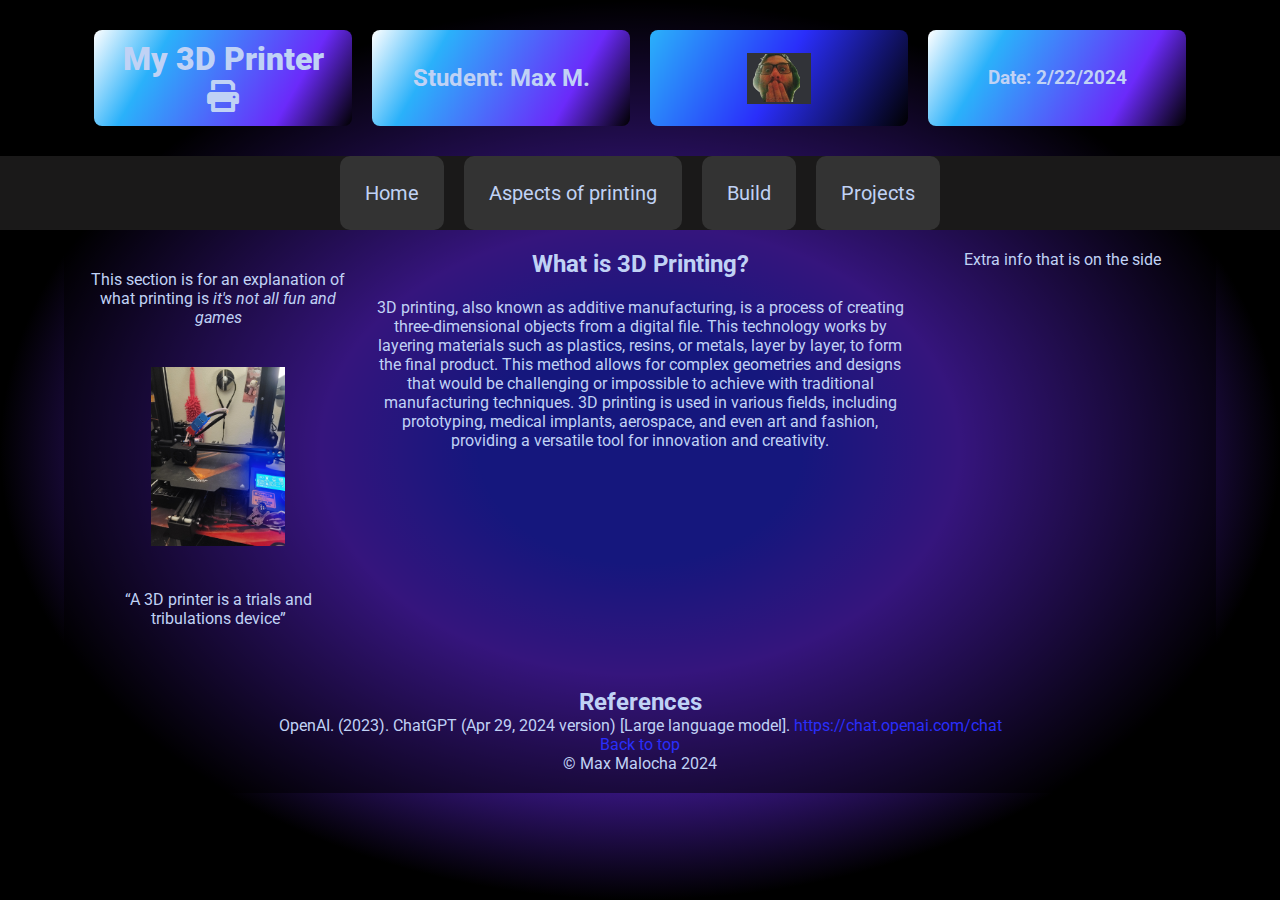
<file: index.html>
<!DOCTYPE html>
<html lang="en">

<head>
    <meta charset="UTF-8">
    <meta http-equiv="X-UA-Compatible" content="IE=edge">
    <meta name="viewport" content="width=device-width, initial-scale=1.0">
    <meta name="description"
        content="This website is a project about 3D printing for CIS 155. It is a demo for HTML and CSS">
    <link rel="stylesheet" href="css/styles.css">
    <link rel="stylesheet" href="https://fonts.googleapis.com/css2?family=Roboto:wght@400;700&display=swap">
    <link rel="stylesheet" href="https://cdnjs.cloudflare.com/ajax/libs/font-awesome/6.0.0-beta3/css/all.min.css">
    <link rel="icon" href="images/profile/profile.png" type="image/png">
    <title>CIS 155: My 3D Printer</title>
    <style>
        body {
            font-family: 'Roboto', sans-serif;
        }
    </style>
</head>

<body>
    <header>
        <div id="header-container" class="content-container flex-container">
            <div id="purple" class="box">
                <h1 class="intro_header"><strong>My 3D Printer</strong> <i class="fas fa-print"></i></h1>
            </div>
            <div id="name" class="box">
                <h2 class="intro_header">Student: Max M.</h2>
            </div>
            <div id="blue" class="box">
                <img src="images/profile/profile.png" alt="profile image of Max M" title="image of Max M.">
            </div>
            <div id="date" class="box">
                <h3 class="intro_header">Date: 2/22/2024</h3>
            </div>
        </div>
        <nav class="menu">
            <ul class="nav-menu flex-container">
                <li><a href="index.html">Home</a></li>
                <li><a href="Aspects.html">Aspects of printing</a></li>
                <li><a href="Build.html">Build</a></li>
                <li><a href="Projects.html">Projects</a></li>
            </ul>
        </nav>
    </header>

    <main class="content-container grid-container">
        <section>
            <p>This section is for an explanation of what printing is <em>it's not all fun and games</em></p>
            <img src="images/3D printer/ender 3 pro printing.jpg" alt="A picture of an Ender 3 pro printing"
                title="Ender 3 pro printing" class="scalable-image">
            <p><q>A 3D printer is a trials and tribulations device</q></p>
        </section>
        <article>
            <h2>What is 3D Printing?</h2>
            <p>3D printing, also known as additive manufacturing, is a process of creating three-dimensional objects
                from a digital file. This technology works by layering materials such as plastics, resins, or metals,
                layer by layer, to form the final product. This method allows for complex geometries and designs that
                would be challenging or impossible to achieve with traditional manufacturing techniques. 3D printing is
                used in various fields, including prototyping, medical implants, aerospace, and even art and fashion,
                providing a versatile tool for innovation and creativity.</p>
        </article>
        <aside>Extra info that is on the side</aside>
    </main>

    <footer id="footer" class="content-container">
        <h2>References</h2>
        <p>OpenAI. (2023). ChatGPT (Apr 29, 2024 version) [Large language model]. <a href="https://chat.openai.com/chat"
                target="_blank">https://chat.openai.com/chat</a></p>
        <a href="#">Back to top</a>
        <p>&copy; Max Malocha 2024</p>
    </footer>
</body>

</html>
</file>
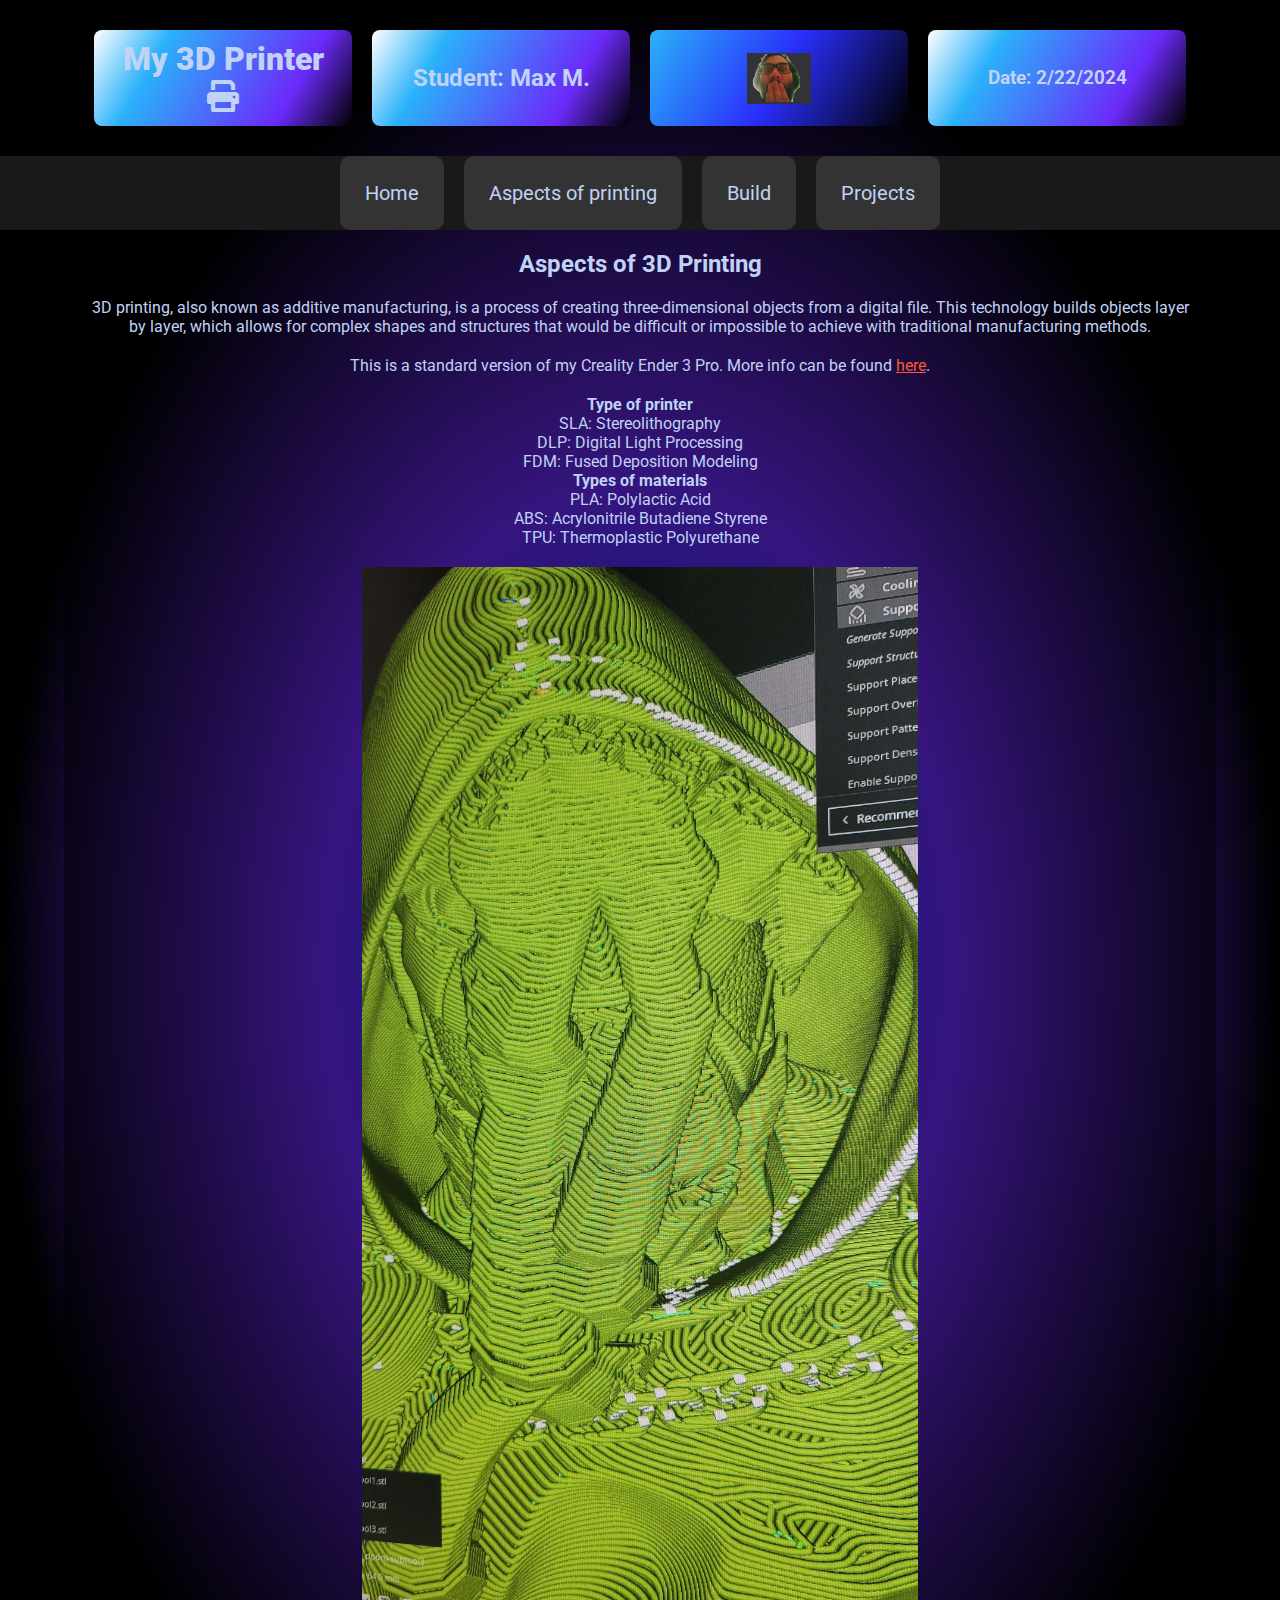
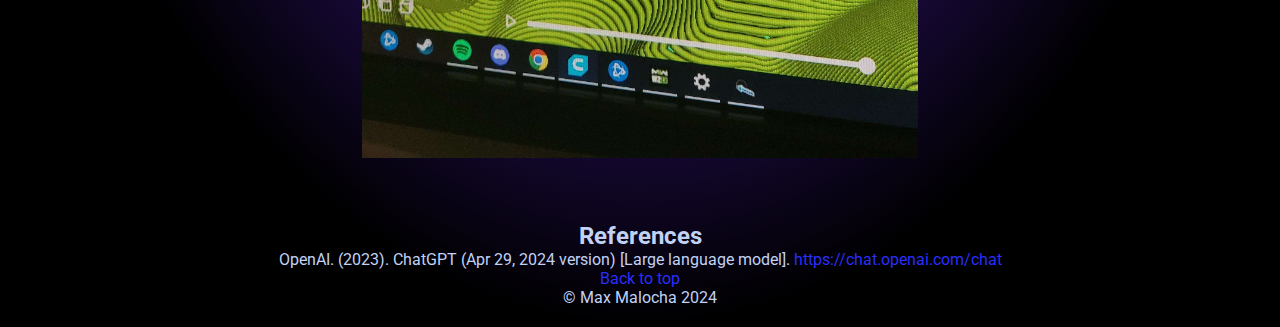
<file: Aspects.html>
<!DOCTYPE html>
<html lang="en">

<head>
    <meta charset="UTF-8">
    <meta http-equiv="X-UA-Compatible" content="IE=edge">
    <meta name="viewport" content="width=device-width, initial-scale=1.0">
    <meta name="description"
        content="This website is a project about 3D printing for CIS 155. It is a demo for HTML and CSS">
    <link rel="stylesheet" href="css/styles.css">
    <link rel="stylesheet" href="https://fonts.googleapis.com/css2?family=Roboto:wght@400;700&display=swap">
    <link rel="stylesheet" href="https://cdnjs.cloudflare.com/ajax/libs/font-awesome/6.0.0-beta3/css/all.min.css">
    <link rel="icon" href="images/profile/profile.png" type="image/png">
    <title>CIS 155: Aspects of 3D Printing</title>
</head>

<body>
    <header>
        <div id="header-container" class="content-container flex-container">
            <div id="purple" class="box">
                <h1 class="intro_header"><strong>My 3D Printer</strong> <i class="fas fa-print"></i></h1>
            </div>
            <div id="name" class="box">
                <h2 class="intro_header">Student: Max M.</h2>
            </div>
            <div id="blue" class="box">
                <img src="images/profile/profile.png" alt="profile image of Max M" title="image of Max M.">
            </div>
            <div id="date" class="box">
                <h3 class="intro_header">Date: 2/22/2024</h3>
            </div>
        </div>
        <nav class="menu">
            <ul class="nav-menu flex-container">
                <li><a href="index.html">Home</a></li>
                <li><a href="Aspects.html">Aspects of printing</a></li>
                <li><a href="Build.html">Build</a></li>
                <li><a href="Projects.html">Projects</a></li>
            </ul>
        </nav>
    </header>

    <main class="content-container">
        <section id="aspects">
            <h2>Aspects of 3D Printing</h2>
            <p>3D printing, also known as additive manufacturing, is a process of creating three-dimensional objects
                from a digital file. This technology builds objects layer by layer, which allows for complex shapes and
                structures that would be difficult or impossible to achieve with traditional manufacturing methods.</p>
            <p>This is a standard version of my Creality Ender 3 Pro. More info can be found <a
                    href="https://www.creality.com/products/ender-3-pro-3d-printer" target="_blank"
                    class="special-link">here</a>.</p>
            <ul class="no-bullets">
                <li><strong>Type of printer</strong></li>
                <ul class="no-bullets">
                    <li>SLA: Stereolithography</li>
                    <li>DLP: Digital Light Processing</li>
                    <li>FDM: Fused Deposition Modeling</li>
                </ul>
                <li><strong>Types of materials</strong></li>
                <ul class="no-bullets">
                    <li>PLA: Polylactic Acid</li>
                    <li>ABS: Acrylonitrile Butadiene Styrene</li>
                    <li>TPU: Thermoplastic Polyurethane</li>
                </ul>
                <img src="images/3D printer/slicing.jpg" alt="shows the layer lines in a slicing software"
                    title="layer lines in a slicing software" class="scalable-image">
            </ul>
        </section>
    </main>

    <footer id="footer" class="content-container">
        <h2>References</h2>
        <p>OpenAI. (2023). ChatGPT (Apr 29, 2024 version) [Large language model]. <a href="https://chat.openai.com/chat"
                target="_blank">https://chat.openai.com/chat</a></p>
        <a href="#">Back to top</a>
        <p>&copy; Max Malocha 2024</p>
    </footer>
</body>

</html>
</file>
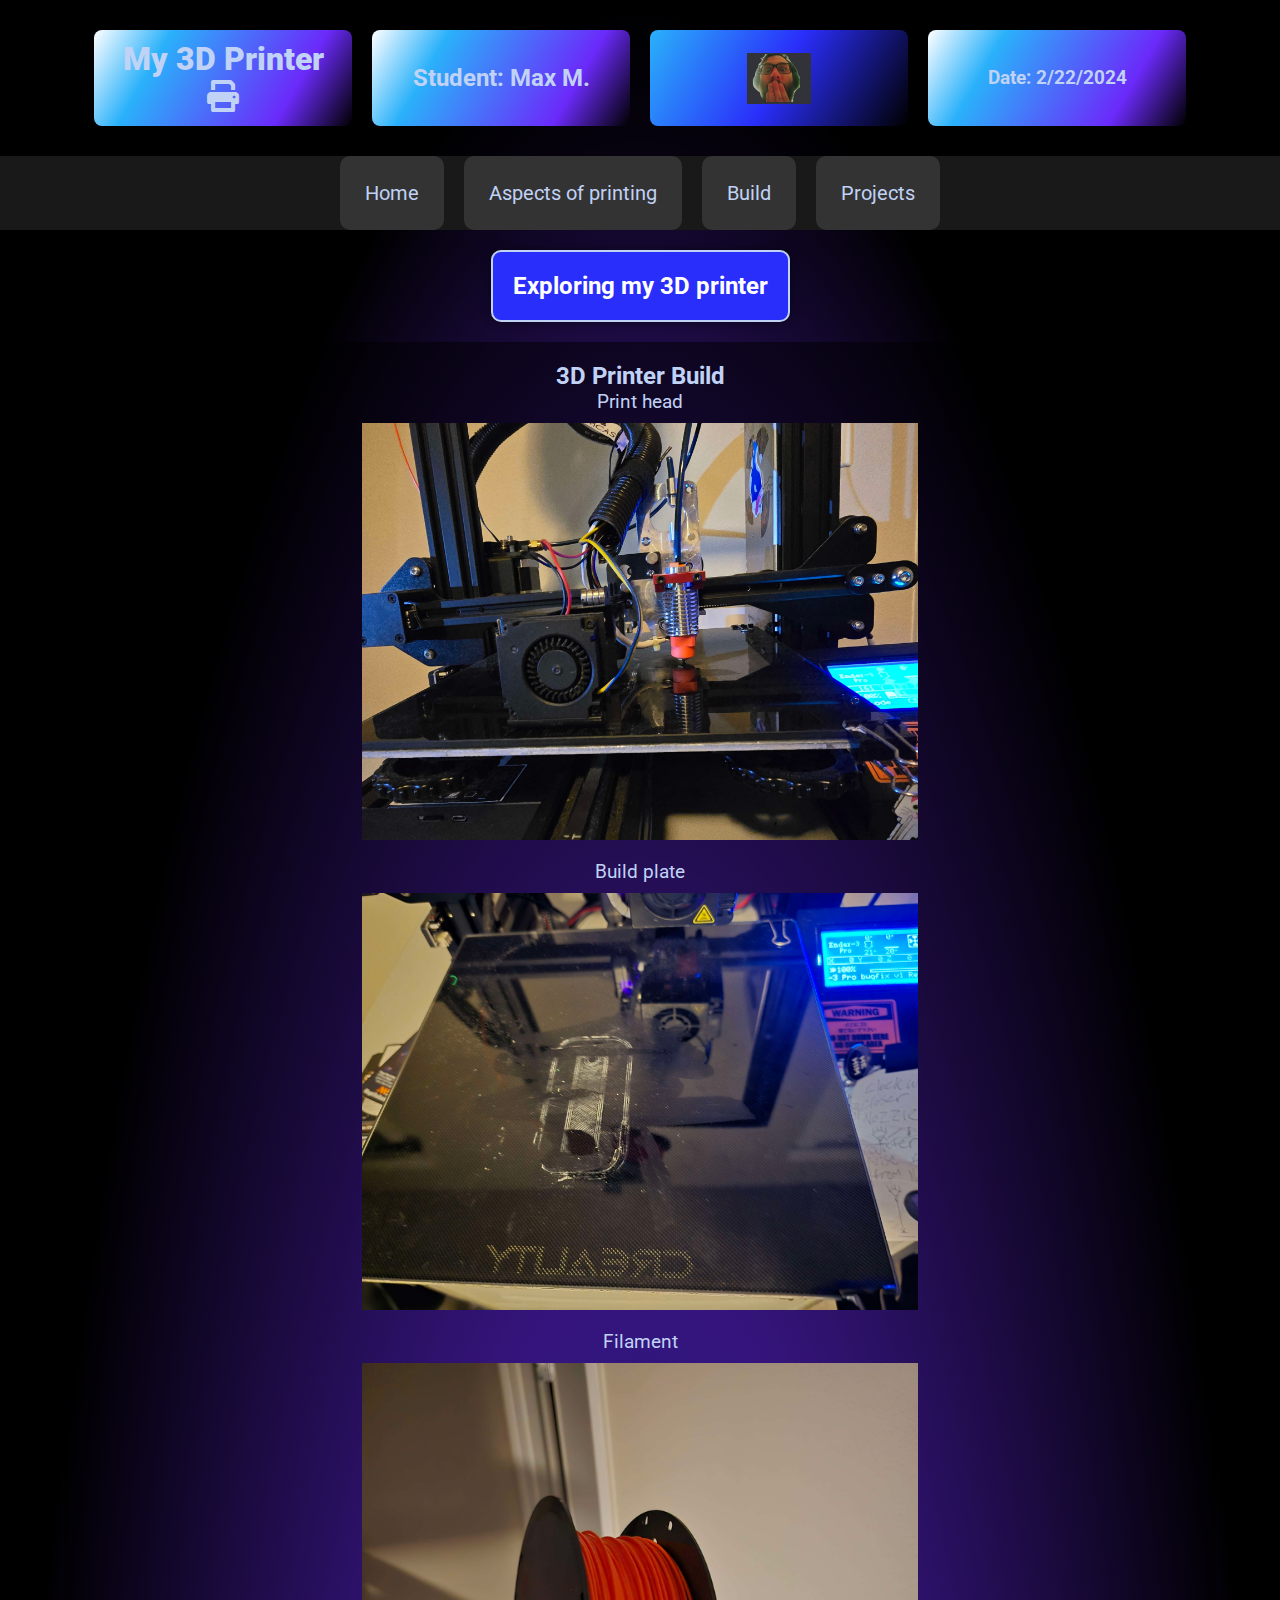
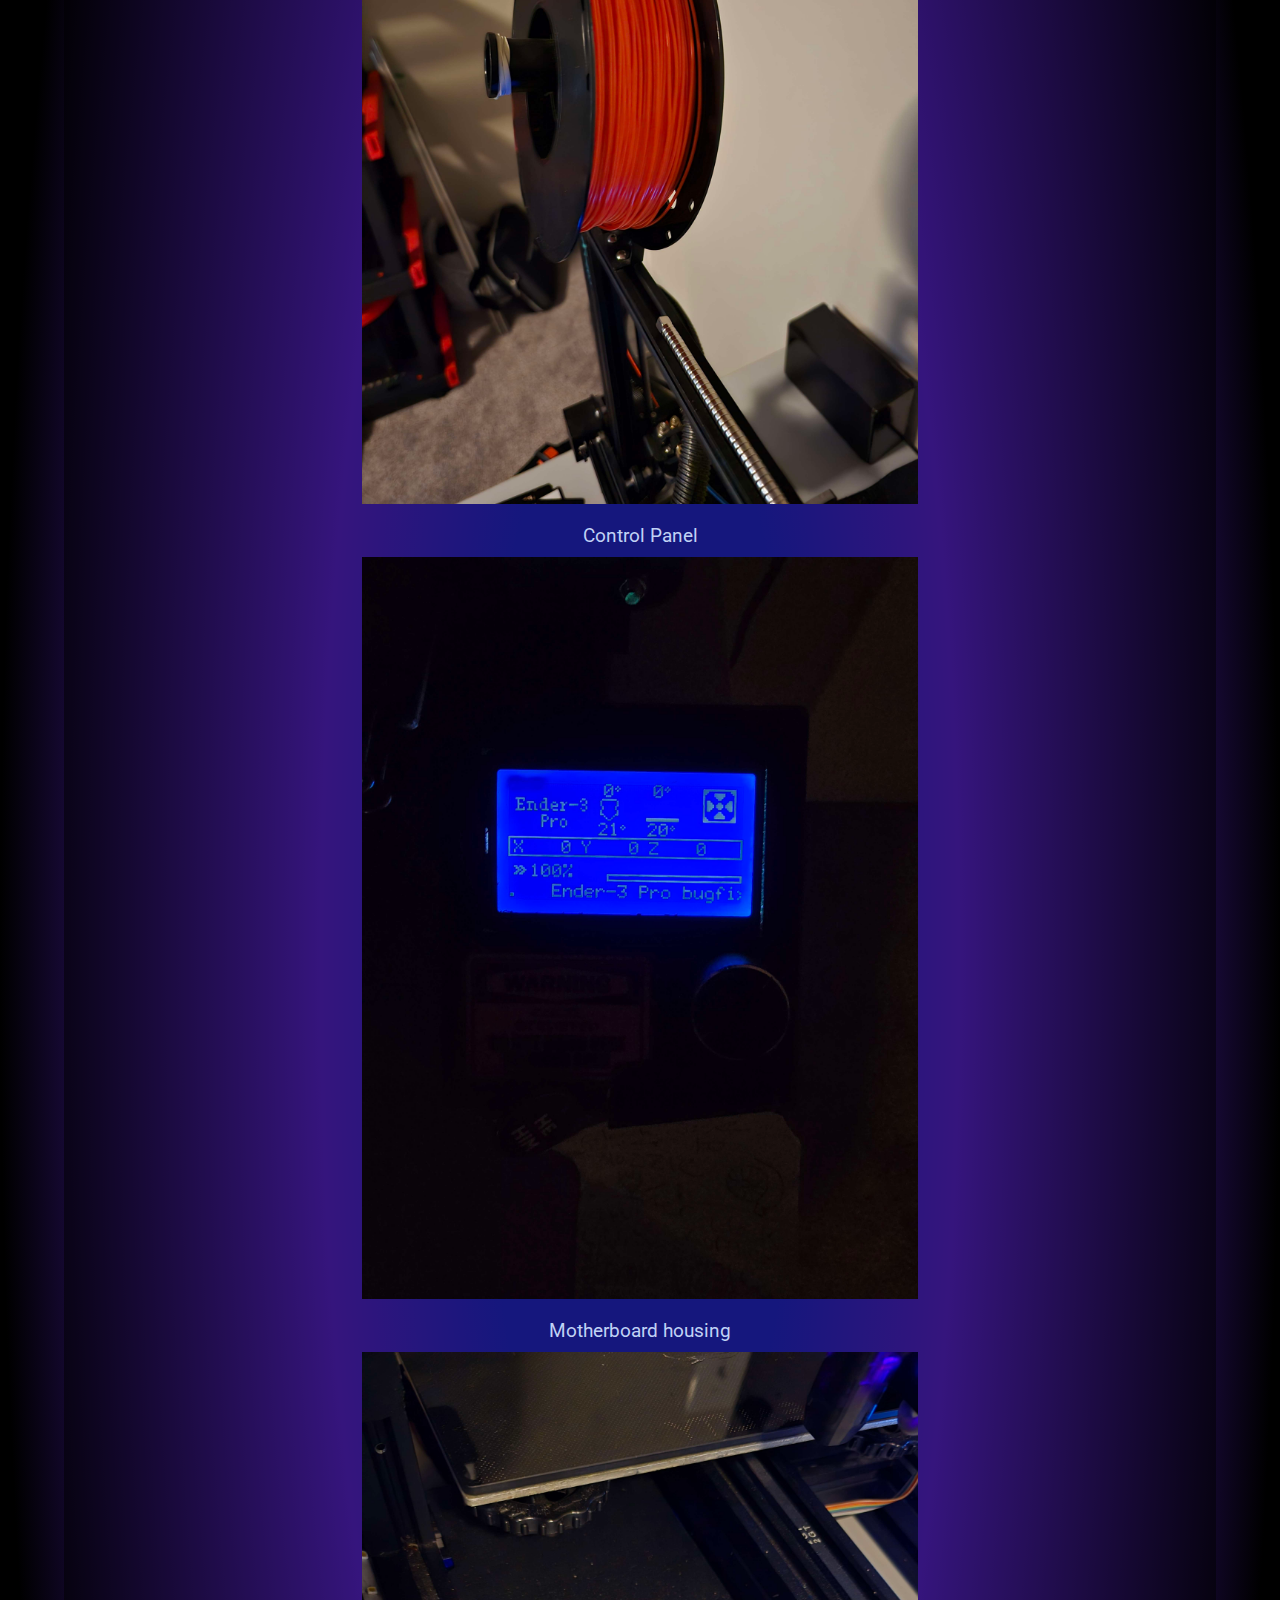
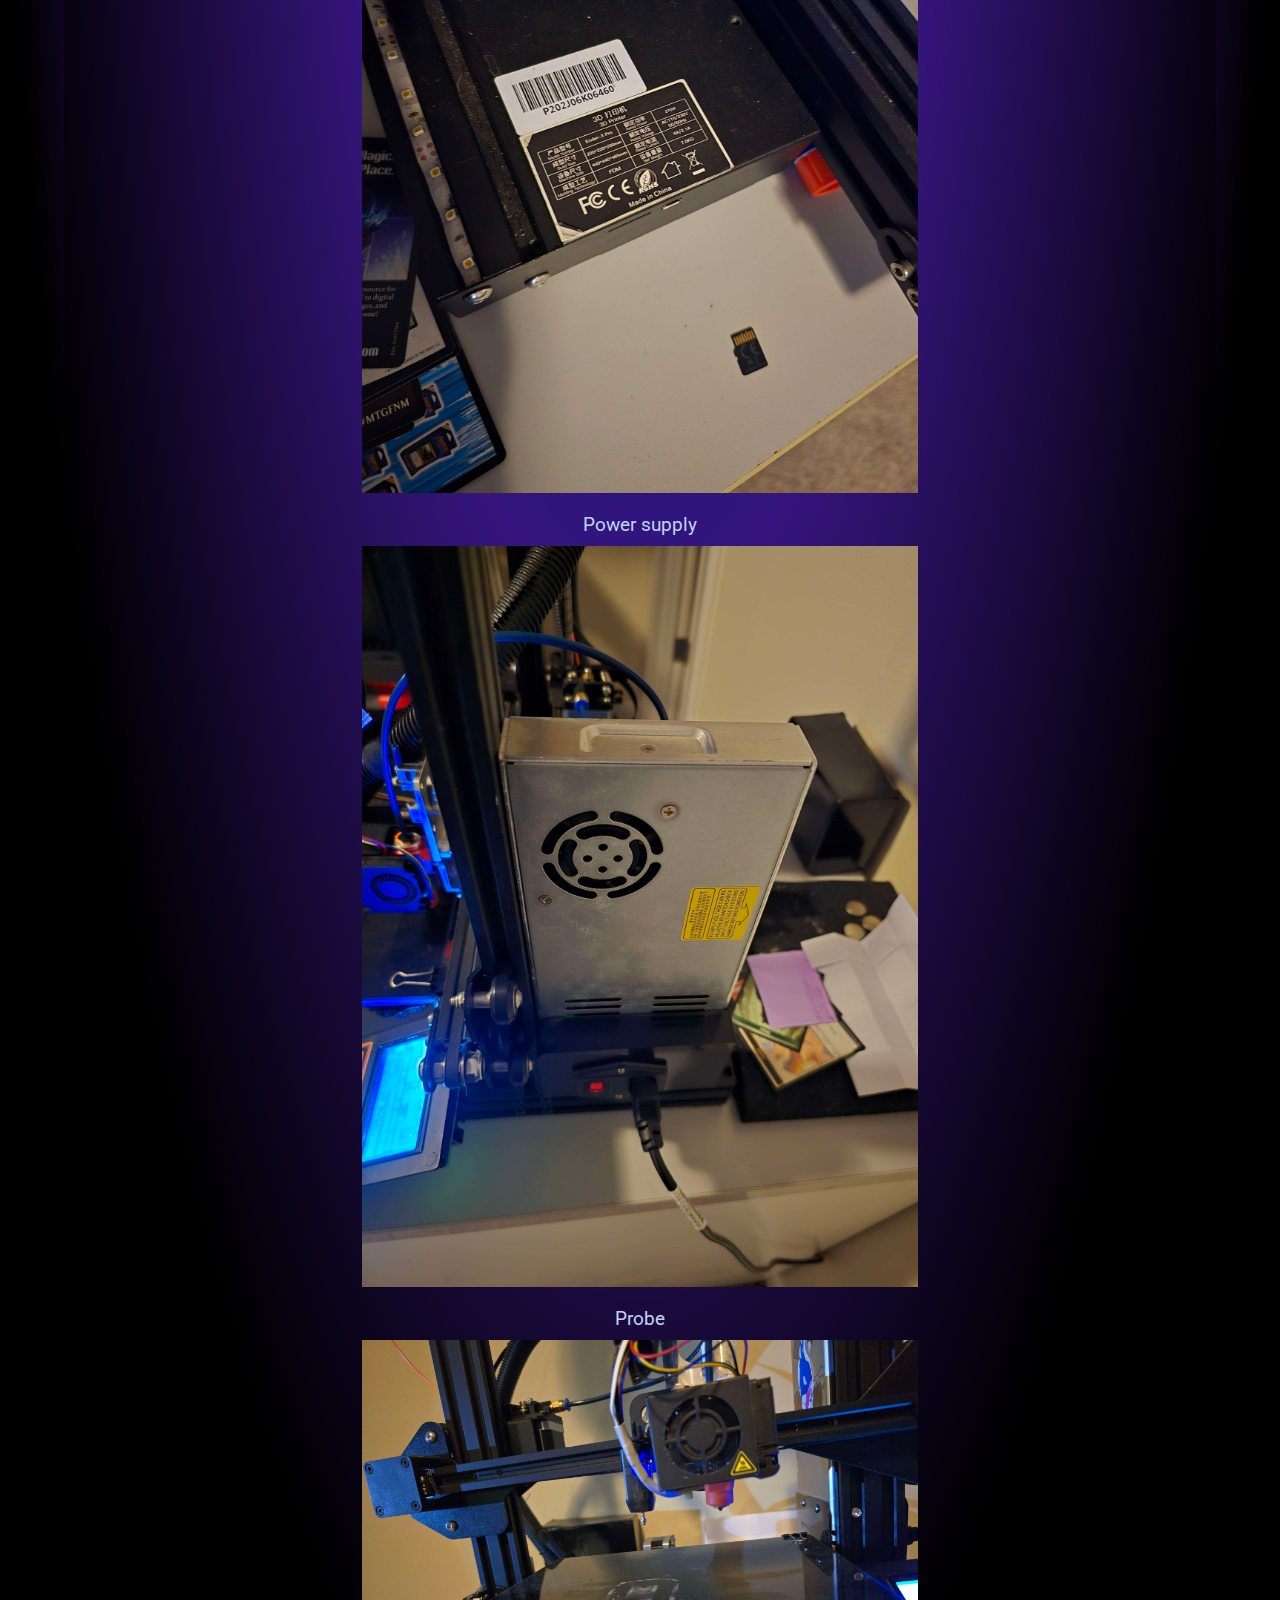
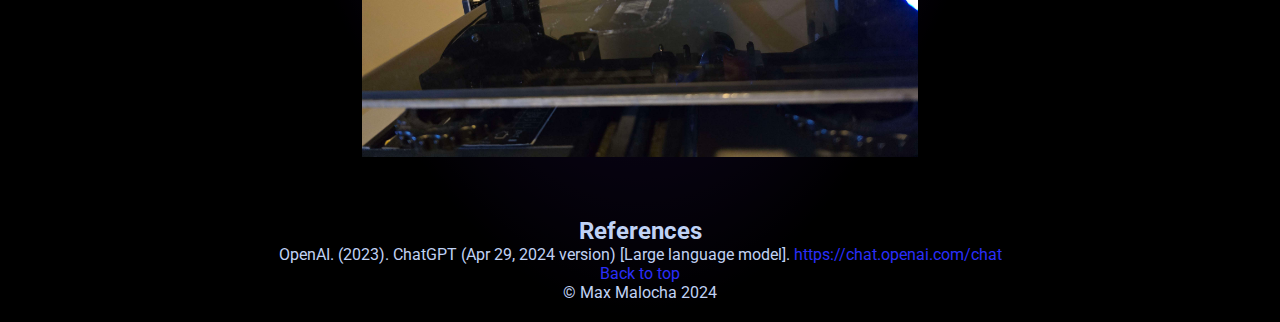
<file: Build.html>
<!DOCTYPE html>
<html lang="en">

<head>
    <meta charset="UTF-8">
    <meta http-equiv="X-UA-Compatible" content="IE=edge">
    <meta name="viewport" content="width=device-width, initial-scale=1.0">
    <meta name="description"
        content="This website is a project about 3D printing for CIS 155. It is a demo for HTML and CSS">
    <link rel="stylesheet" href="css/styles.css">
    <link rel="stylesheet" href="https://fonts.googleapis.com/css2?family=Roboto:wght@400;700&display=swap">
    <link rel="stylesheet" href="https://cdnjs.cloudflare.com/ajax/libs/font-awesome/6.0.0-beta3/css/all.min.css">
    <link rel="icon" href="images/profile/profile.png" type="image/png">
    <title>CIS 155: 3D Printer Build</title>
</head>

<body>
    <header>
        <div id="header-container" class="content-container flex-container">
            <div id="purple" class="box">
                <h1 class="intro_header"><strong>My 3D Printer</strong> <i class="fas fa-print"></i></h1>
            </div>
            <div id="name" class="box">
                <h2 class="intro_header">Student: Max M.</h2>
            </div>
            <div id="blue" class="box">
                <img src="images/profile/profile.png" alt="profile image of Max M" title="image of Max M.">
            </div>
            <div id="date" class="box">
                <h3 class="intro_header">Date: 2/22/2024</h3>
            </div>
        </div>
        <nav class="menu">
            <ul class="nav-menu flex-container">
                <li><a href="index.html">Home</a></li>
                <li><a href="Aspects.html">Aspects of printing</a></li>
                <li><a href="Build.html">Build</a></li>
                <li><a href="Projects.html">Projects</a></li>
            </ul>
        </nav>
    </header>
    <div class="highlight-box">
        <h4>Exploring my 3D printer</h4>
    </div>
    <main class="content-container">
        <section id="build">
            <h2>3D Printer Build</h2>
            <ul class="build-list no-bullets">
                <li>
                    Print head
                    <img src="images/3D printer/Printhead.jpg" alt="print head" title="print head"
                        class="scalable-image">
                </li>
                <li>
                    Build plate
                    <img src="images/3D printer/buildplate.jpg" alt="Build plate" title="Build plate"
                        class="scalable-image">
                </li>
                <li>
                    Filament
                    <img src="images/3D printer/filiment.jpg" alt="filament" title="filament" class="scalable-image">
                </li>
                <li>
                    Control Panel
                    <img src="images/3D printer/Controlpanel.jpg" alt="Control panel" title="Control panel"
                        class="scalable-image">
                </li>
                <li>
                    Motherboard housing
                    <img src="images/3D printer/mother board box.jpg" alt="Motherboard housing"
                        title="Motherboard housing" class="scalable-image">
                </li>
                <li>
                    Power supply
                    <img src="images/3D printer/Powersupply.jpg" alt="Power supply" title="Power supply"
                        class="scalable-image">
                </li>
                <li>
                    Probe
                    <img src="images/3D printer/Probe.jpg" alt="Probe" title="Probe" class="scalable-image">
                </li>
            </ul>
        </section>
    </main>

    <footer id="footer" class="content-container">
        <h2>References</h2>
        <p>OpenAI. (2023). ChatGPT (Apr 29, 2024 version) [Large language model]. <a href="https://chat.openai.com/chat"
                target="_blank">https://chat.openai.com/chat</a></p>
        <a href="#">Back to top</a>
        <p>&copy; Max Malocha 2024</p>
    </footer>
</body>

</html>
</file>
<file: css/styles.css>
/* Global Styles */
* {
    box-sizing: border-box;
    margin: 0;
    padding: 0;
}

/* Background and Font Colors */
body {
    background-image: radial-gradient(closest-side, #2a2efa 25%, #6b2afa 50%, #000000 100%);
    background-repeat: no-repeat;
    background-color: #1a1919;
    color: #c0d2f5;
    font-family: 'Roboto', Arial, Helvetica, sans-serif;
    min-height: 100vh;
    display: flex;
    flex-direction: column;
    align-items: center;
}

/* Container for centering content */
.content-container {
    width: 90%;
    max-width: 1200px;
    margin: 0 auto;
    padding: 20px;
    background-color: rgba(0, 0, 0, 0.5);
    /* Optional for visual separation */
    border-radius: 10px;
    /* Optional for visual appeal */
}

/* Header, Main, and Footer */
header,
main,
footer {
    width: 100%;
    text-align: center;
}

header h1 {
    color: #c0d2f5;
    font-size: 2em;
    margin-bottom: 20px 0;
}

header h2,
header h3 {
    color: #c0d2f5;
}

.highlight-box {
    margin: 20px auto;
    padding: 20px;
    background-color: #2a2efa;
    border: 2px solid #c0d2f5;
    border-radius: 10px;
    box-shadow: 0 0 10px rgba(0, 0, 0, 0.5);
    color: #ffffff;
}

.highlight-box h4 {
    margin: 0;
    font-size: 1.5em;
}

main p,
main q {
    color: #c0d2f5;
    margin: 20px 0;
}

footer {
    background-color: #1a1919;
    padding: 20px;
}

footer a {
    color: #2a2efa;
    text-decoration: none;
}

footer a:hover {
    color: #2ab1fa;
}

/* Navigation Menu */
.nav-menu {
    list-style: none;
    padding: 0;
    margin: 0;
    overflow: hidden;
    background-color: #1a1919;
    text-align: center;
    display: flex;
    justify-content: center;
    align-items: center;
    flex-wrap: nowrap;
    /* Prevents wrapping to new lines */
    font-size: 125%;
    /* Increase the font size by 25% */
}

.nav-menu li {
    margin: 0 10px;
}

.nav-menu li a {
    display: block;
    /* Ensure the links are block elements */
    color: #c0d2f5;
    text-align: center;
    padding: 1.25em;
    /* Increase padding to make buttons larger */
    text-decoration: none;
    background-color: #333333;
    /* Box background color for buttons */
    border-radius: 0.5em;
    /* Optional for rounded corners */
}

.nav-menu li a:hover {
    background-color: #c0d2f5;
    color: #000000;
    /* Change text color on hover for contrast */
}

/* Adjustments for smaller screens */
@media (max-width: 768px) {
    .nav-menu {
        flex-direction: column;
        /* Stack items vertically on smaller screens */
    }

    .nav-menu li {
        margin: 5px 0;
    }

    .nav-menu li a {
        padding: 0.75em;
        /* Reduce padding for smaller screens */
        font-size: 100%;
        /* Adjust font size for smaller screens */
    }
}

/* Box Styles */
.box {
    margin: 10px;
    padding: 10px;
    border-radius: 0.5em;
    display: flex;
    justify-content: center;
    align-items: center;
    text-align: center;
    flex: 1;
    min-width: 250px;
    word-wrap: break-word;
    /* Ensures text wraps within the box */
}

#purple {
    background-color: #6b2afa;
    background: linear-gradient(120deg, #ffffff 0%, #2ab1fa 25%, #6b2afa 75%, #000000 100%);
}

#blue {
    background-color: #2a2efa;
    background: linear-gradient(120deg, #2ab1fa 0%, #2a2efa 50%, #000000 100%);
}

#name,
#date {
    background: linear-gradient(120deg, #ffffff 0%, #2ab1fa 25%, #6b2afa 75%, #000000 100%);
}

/* Build List Styles */
.build-list {
    list-style: none;
    padding: 0;
    margin: 0;
}

.build-list li {
    margin-bottom: 20px;
    font-size: 1.2em;
}

.build-list img {
    display: block;
    margin: 10px auto;
    max-width: 90%;
    /* Ensures the image does not exceed the list item width */
}

/* Scalable Image */
.scalable-image {
    max-width: 100%;
    height: auto;
    margin: 20px 0;
}

/* Table Styles */
table {
    width: 100%;
    border-collapse: collapse;
    margin: 20px 0;
}

th,
td {
    border: 1px solid #c0d2f5;
    padding: 10px;
    text-align: center;
}

th {
    background-color: #2a2efa;
}

/* Remove bullet points */
.no-bullets {
    list-style-type: none;
}

/* Flex and Grid Containers */
.flex-container {
    display: flex;
    flex-wrap: wrap;
    justify-content: center;
}

.grid-container {
    display: grid;
    grid-template-columns: 1fr;
    gap: 20px;
}

@media (min-width: 600px) {
    .grid-container {
        grid-template-columns: 1fr 1fr;
    }
}

@media (min-width: 768px) {
    .nav-menu li {
        margin: 0 10px;
    }

    .flex-container>.box {
        margin: 10px;
    }

    .scalable-image {
        width: 50%;
    }
}

@media (min-width: 900px) {
    .grid-container {
        grid-template-columns: 1fr 2fr 1fr;
    }
}

/* Change color for "here" links */
a.special-link {
    color: #ff5733;
    /* Change to desired color */
}

a.special-link:hover {
    color: #ff8d1a;
    /* Change to desired hover color */
}
</file>
